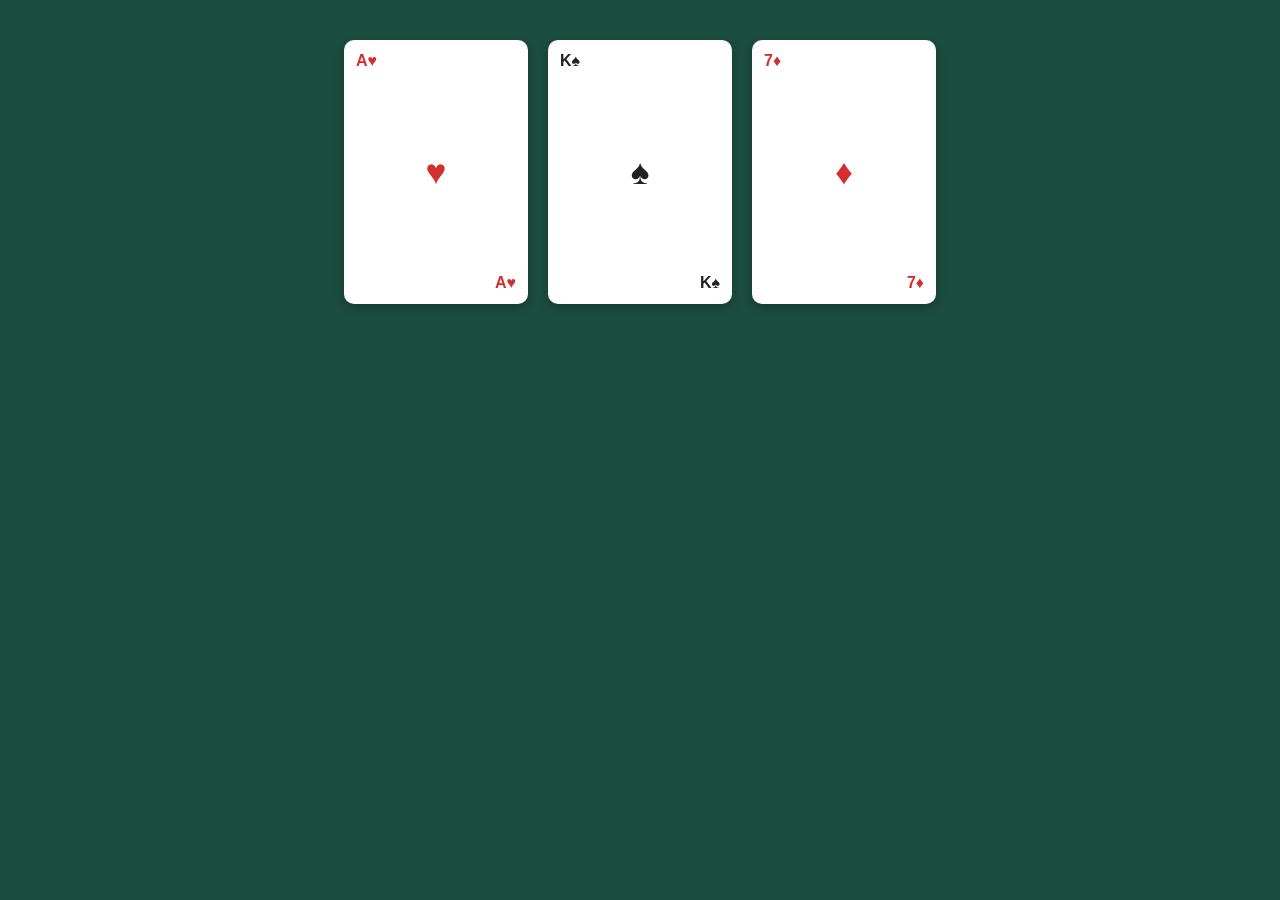
<file: CSS/playing-card-page/index.html>
<!DOCTYPE html>
<html lang="en">
  <head>
    <meta charset="utf-8">
    <meta name="viewport" content="width=device-width, initial-scale=1.0">
    <title>Playing Cards Hand</title>
    <link rel="stylesheet" href="styles.css">
  </head>
  <body>
    <main id="playing-cards">
      <!-- Card 1: Ace of Hearts -->
      <div class="card red">
        <div class="left">A♥</div>
        <div class="middle">
          <span>♥</span>
        </div>
        <div class="right">A♥</div>
      </div>

      <!-- Card 2: King of Spades -->
      <div class="card black">
        <div class="left">K♠</div>
        <div class="middle">
          <span>♠</span>
        </div>
        <div class="right">K♠</div>
      </div>

      <!-- Card 3: 7 of Diamonds -->
      <div class="card red">
        <div class="left">7♦</div>
        <div class="middle">
          <span>♦</span>
        </div>
        <div class="right">7♦</div>
      </div>
    </main>
  </body>
</html>
</file>
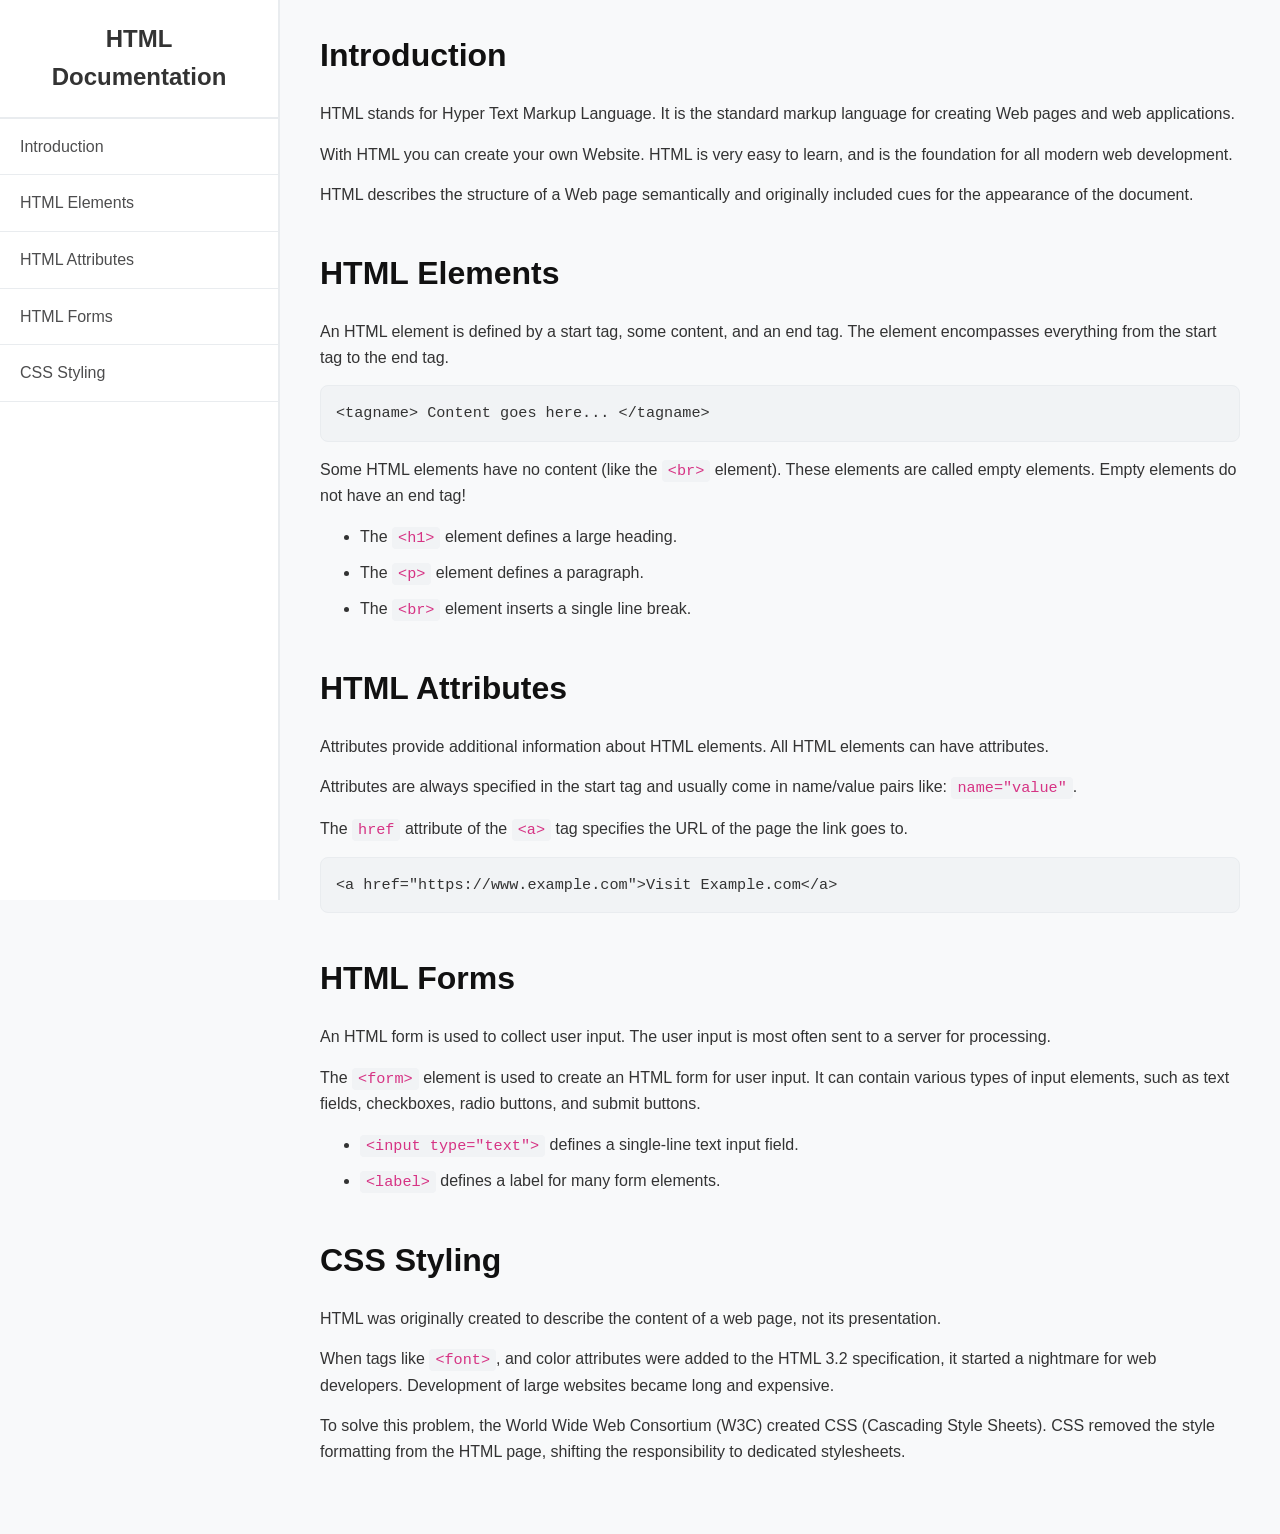
<file: CSS/technical documentation page/index.html>
<!DOCTYPE html>
<html lang="en">
<head>
    <meta charset="UTF-8">
    <meta name="viewport" content="width=device-width, initial-scale=1.0">
    <title>HTML Technical Documentation</title>
    <link rel="stylesheet" href="style.css">
    

</head>
<body>

    <!-- Requirement 8: nav element with id="navbar" -->
    <nav id="navbar">
        <!-- Requirement 9 & 11: header element inside navbar, before links -->
        <header>HTML Documentation</header>
        <ul>
            <!-- Requirement 10, 12 & 13: a elements with class="nav-link", text matching headers, navigating to IDs -->
            <li><a class="nav-link" href="#Introduction">Introduction</a></li>
            <li><a class="nav-link" href="#HTML_Elements">HTML Elements</a></li>
            <li><a class="nav-link" href="#HTML_Attributes">HTML Attributes</a></li>
            <li><a class="nav-link" href="#HTML_Forms">HTML Forms</a></li>
            <li><a class="nav-link" href="#CSS_Styling">CSS Styling</a></li>
        </ul>
    </nav>

    <!-- Requirement 1: main element with id="main-doc" -->
    <main id="main-doc">
        
        <!-- Requirement 2, 4: section element with class="main-section" and id matching header -->
        <section class="main-section" id="Introduction">
            <!-- Requirement 3: header element as first child -->
            <header>Introduction</header>
            <!-- Requirement 5: p elements total >= 10 -->
            <p>HTML stands for Hyper Text Markup Language. It is the standard markup language for creating Web pages and web applications.</p>
            <p>With HTML you can create your own Website. HTML is very easy to learn, and is the foundation for all modern web development.</p>
            <p>HTML describes the structure of a Web page semantically and originally included cues for the appearance of the document.</p>
        </section>

        <!-- Requirement 4: id replaces spaces with underscores -->
        <section class="main-section" id="HTML_Elements">
            <header>HTML Elements</header>
            <p>An HTML element is defined by a start tag, some content, and an end tag. The element encompasses everything from the start tag to the end tag.</p>
            <!-- Requirement 6: code elements total >= 5 -->
            <code class="code-block">&lt;tagname&gt; Content goes here... &lt;/tagname&gt;</code>
            <p>Some HTML elements have no content (like the <code>&lt;br&gt;</code> element). These elements are called empty elements. Empty elements do not have an end tag!</p>
            <!-- Requirement 7: li elements total >= 5 -->
            <ul>
                <li>The <code>&lt;h1&gt;</code> element defines a large heading.</li>
                <li>The <code>&lt;p&gt;</code> element defines a paragraph.</li>
                <li>The <code>&lt;br&gt;</code> element inserts a single line break.</li>
            </ul>
        </section>

        <section class="main-section" id="HTML_Attributes">
            <header>HTML Attributes</header>
            <p>Attributes provide additional information about HTML elements. All HTML elements can have attributes.</p>
            <p>Attributes are always specified in the start tag and usually come in name/value pairs like: <code>name="value"</code>.</p>
            <p>The <code>href</code> attribute of the <code>&lt;a&gt;</code> tag specifies the URL of the page the link goes to.</p>
            <code class="code-block">&lt;a href="https://www.example.com"&gt;Visit Example.com&lt;/a&gt;</code>
        </section>

        <section class="main-section" id="HTML_Forms">
            <header>HTML Forms</header>
            <p>An HTML form is used to collect user input. The user input is most often sent to a server for processing.</p>
            <p>The <code>&lt;form&gt;</code> element is used to create an HTML form for user input. It can contain various types of input elements, such as text fields, checkboxes, radio buttons, and submit buttons.</p>
            <ul>
                <li><code>&lt;input type="text"&gt;</code> defines a single-line text input field.</li>
                <li><code>&lt;label&gt;</code> defines a label for many form elements.</li>
            </ul>
        </section>

        <section class="main-section" id="CSS_Styling">
            <header>CSS Styling</header>
            <p>HTML was originally created to describe the content of a web page, not its presentation.</p>
            <p>When tags like <code>&lt;font&gt;</code>, and color attributes were added to the HTML 3.2 specification, it started a nightmare for web developers. Development of large websites became long and expensive.</p>
            <p>To solve this problem, the World Wide Web Consortium (W3C) created CSS (Cascading Style Sheets). CSS removed the style formatting from the HTML page, shifting the responsibility to dedicated stylesheets.</p>
        </section>

    </main>

</body>
</html>
</file>
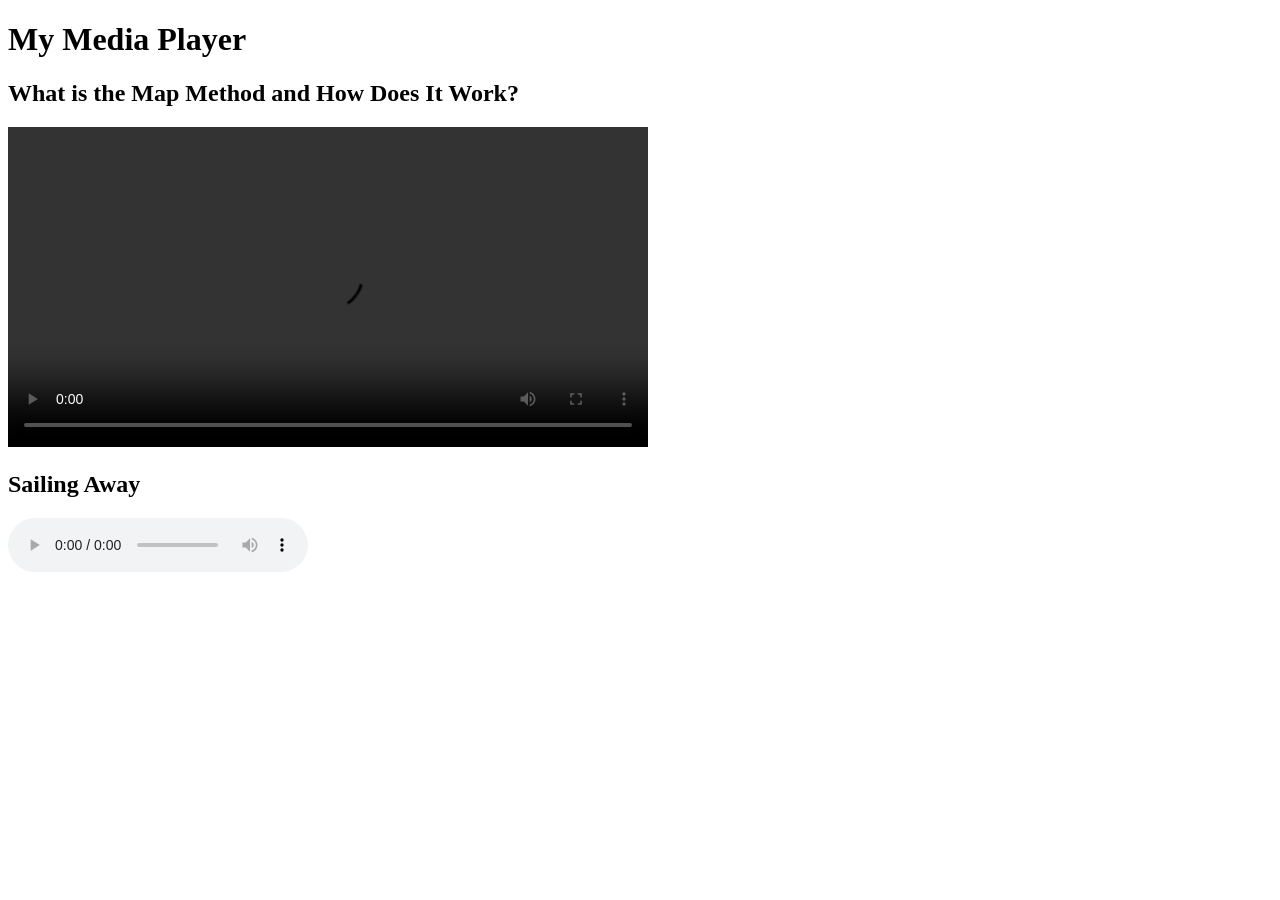
<file: HTML/audio-video-player.html>
<!DOCTYPE html>
<html lang="en">
  <head>
    <meta charset="utf-8">
    <meta name="viewport" content="width=device-width, initial-scale=1.0">
    <title>Media Showcase Page</title>
  </head>
  <body>
    <main>
      <h1>My Media Player</h1>
      
      <section>
        <h2>What is the Map Method and How Does It Work?</h2>
        <video controls width="640">
          <source src="https://cdn.freecodecamp.org/curriculum/labs/what-is-the-map-method-and-how-does-it-work.mp4" type="video/mp4">
          Your browser does not support the video tag.
        </video>
      </section>

      <section>
        <h2>Sailing Away</h2>
        <audio controls loop src="https://cdn.freecodecamp.org/curriculum/js-music-player/sailing-away.mp3">
          Your browser does not support the audio element.
        </audio>
      </section>
    </main>
  </body>
</html>
</file>
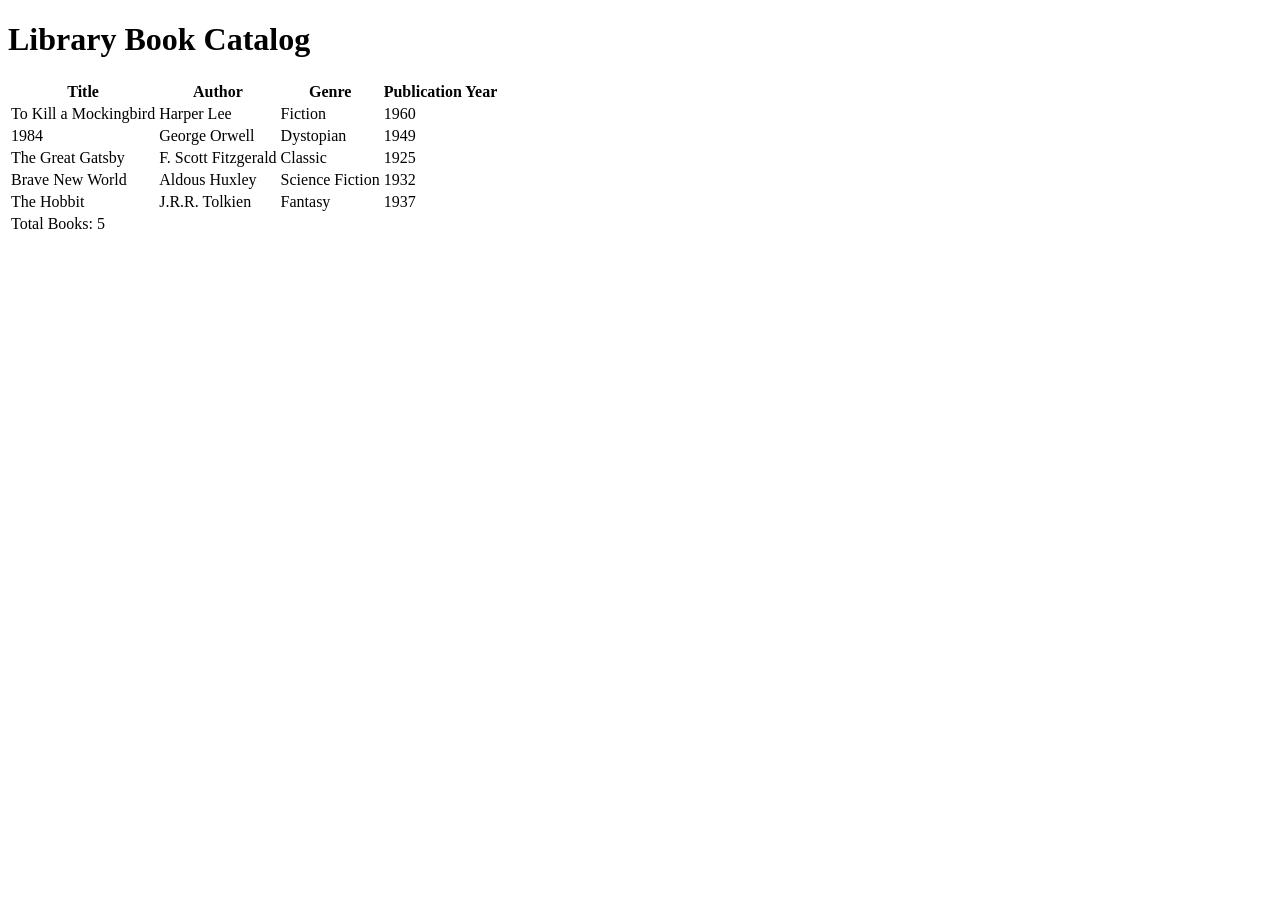
<file: HTML/book-catalog-page.html>
<!DOCTYPE html>
<html lang="en">
  <head>
    <meta charset="utf-8">
    <meta name="viewport" content="width=device-width, initial-scale=1.0">
    <title>Book Inventory Table</title>
  </head>
  <body>
    <main>
      <h1>Library Book Catalog</h1>

      <table>
        <thead>
          <tr>
            <th>Title</th>
            <th>Author</th>
            <th>Genre</th>
            <th>Publication Year</th>
          </tr>
        </thead>

        <tbody>
          <tr>
            <td>To Kill a Mockingbird</td>
            <td>Harper Lee</td>
            <td>Fiction</td>
            <td>1960</td>
          </tr>
          <tr>
            <td>1984</td>
            <td>George Orwell</td>
            <td>Dystopian</td>
            <td>1949</td>
          </tr>
          <tr>
            <td>The Great Gatsby</td>
            <td>F. Scott Fitzgerald</td>
            <td>Classic</td>
            <td>1925</td>
          </tr>
          <tr>
            <td>Brave New World</td>
            <td>Aldous Huxley</td>
            <td>Science Fiction</td>
            <td>1932</td>
          </tr>
          <tr>
            <td>The Hobbit</td>
            <td>J.R.R. Tolkien</td>
            <td>Fantasy</td>
            <td>1937</td>
          </tr>
        </tbody>

        <tfoot>
          <tr>
            <td colspan="4">Total Books: 5</td>
          </tr>
        </tfoot>
      </table>
    </main>
  </body>
</html>
</file>
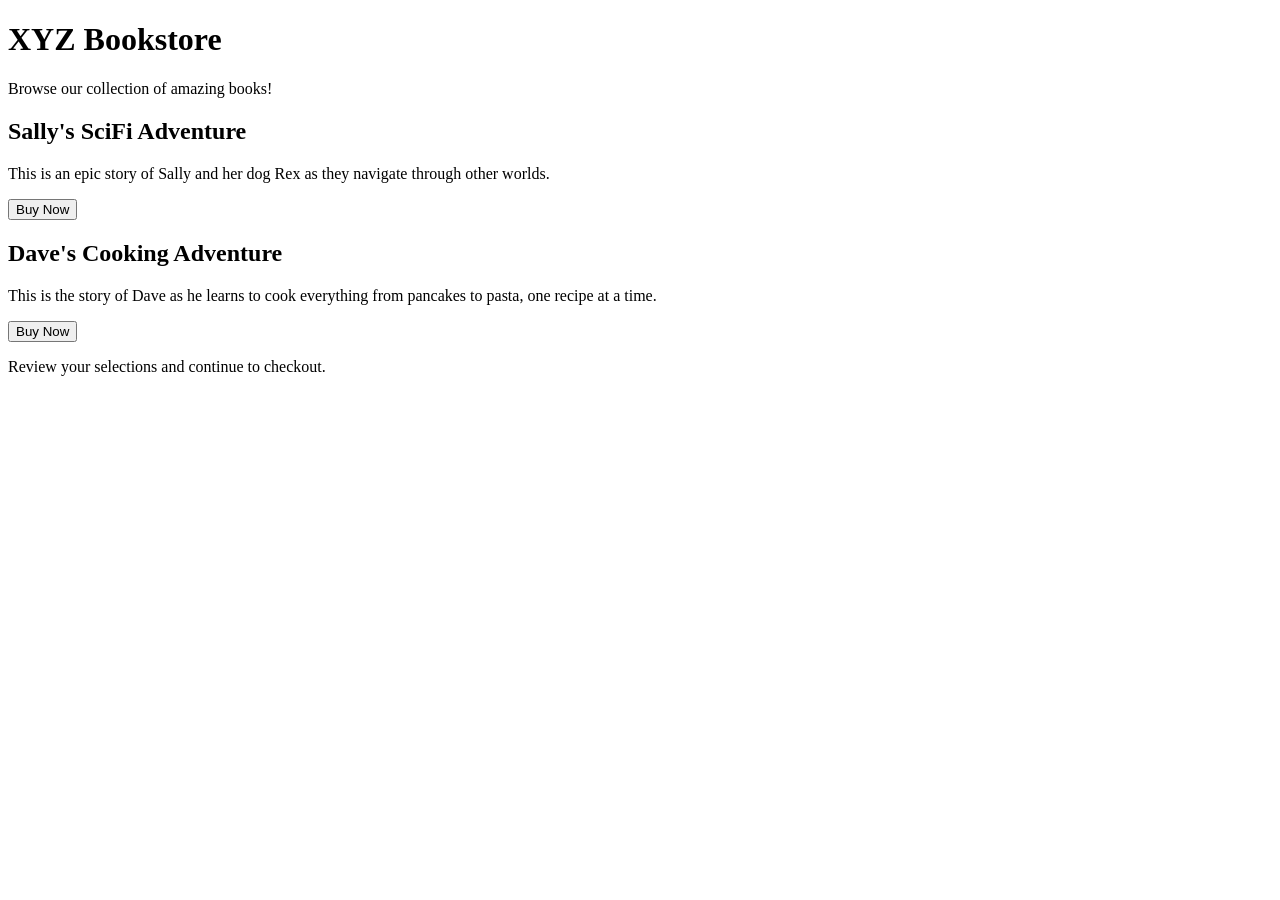
<file: HTML/book-store-page.html>
<!DOCTYPE html>
<html lang="en">
<head>
  <meta charset="UTF-8" />
  <title>XYZ Bookstore Page</title>
</head>

<body>
  <h1>XYZ Bookstore</h1>
  <p>Browse our collection of amazing books!</p>
  
  <div class="card-container">
    <div class="card" id="sally-adventure-book">
      <h2>Sally's SciFi Adventure</h2>
      <p>This is an epic story of Sally and her dog Rex as they navigate through other worlds.</p>
      <button class="btn">Buy Now</button>
    </div>
    
    <div class="card" id="dave-cooking-book">
      <h2>Dave's Cooking Adventure</h2>
      <p>This is the story of Dave as he learns to cook everything from pancakes to pasta, one recipe at a time.</p>
      <button class="btn">Buy Now</button>
    </div>
  </div>
  
  <p>Review your selections and continue to checkout.</p>
  
  <div class="btn-container">
    
  </div>
</body>

</html>
</file>
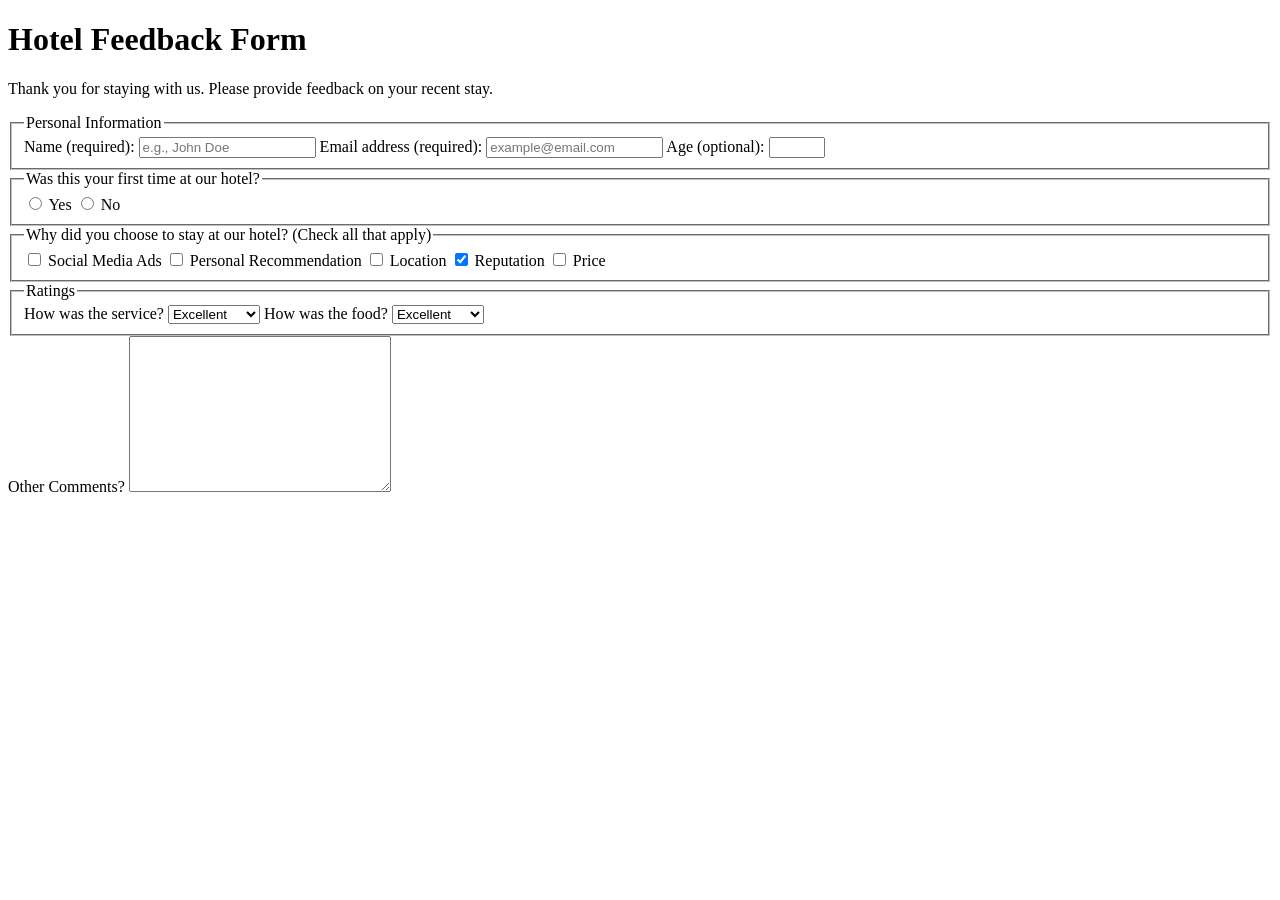
<file: HTML/hotel-feedback-foam.html>
<!DOCTYPE html>
<html lang="en">
  <head>
    <meta charset="UTF-8" />
    <title>Hotel Feedback Form</title>
  </head>
  <body>
    <header>
      <h1>Hotel Feedback Form</h1>
      <p>
        Thank you for staying with us. Please provide feedback on your recent
        stay.
      </p>
    </header>
    <main>
      <form method="POST" action="https://hotel-feedback.freecodecamp.org">
        <fieldset>
          <legend>Personal Information</legend>
          <label for="full-name">Name (required):</label>
          <input type="text" id="full-name" name="name" placeholder="e.g., John Doe" required size="20">

          <label for="email">Email address (required):</label>
          <input
            placeholder="example@email.com"
            required
            id="email"
            type="email"
            name="email"
            size="20"
          />
          <label for="age">Age (optional):</label>
          <input type="number" name="age" id="age" min="3" max="100" />
        </fieldset>

        <fieldset>
          <legend>Was this your first time at our hotel?</legend>
          <input id="yes-option" type="radio" name="hotel-stay" value="yes" />
          <label for="yes-option">Yes</label>
          <input id="no-option" type="radio" name="hotel-stay" value="no" />
          <label for="no-option">No</label>
        </fieldset>

        <fieldset>
          <legend>
            Why did you choose to stay at our hotel? (Check all that apply)
          </legend>

          <input type="checkbox" id="ads" name="choice" value="ads" />
          <label for="ads">Social Media Ads</label>

          <input
            type="checkbox"
            id="recommendation"
            name="choice"
            value="recommendation"
          />
          <label for="recommendation">Personal Recommendation</label>
          
          <input type="checkbox" id="location" name="choice" value="location" />
          <label for="location">Location</label>

          <input
            checked
            type="checkbox"
            id="reputation"
            name="choice"
            value="reputation"
          />
          <label for="reputation">Reputation</label>
          
          <input type="checkbox" id="price" name="choice" value="price" />
          <label for="price">Price</label>
        </fieldset>

        <fieldset>
          <legend>Ratings</legend>

          <label for="service">How was the service?</label>

          <select name="service" id="service">
            <option value="poor">Poor</option>
            <option value="satisfactory">Satisfactory</option>
            <option value="good">Good</option>
            <option value="very-good">Very Good</option>
            <option selected value="excellent">Excellent</option>
          </select>

          <label for="food">How was the food?</label>

          <select name="food" id="food">
            <option value="poor">Poor</option>
            <option value="satisfactory">Satisfactory</option>
            <option value="good">Good</option>
            <option value="very-good">Very Good</option>
            <option selected value="excellent">Excellent</option>
          </select>
        </fieldset>

        <label for="comments">Other Comments?</label>
        <textarea cols="30" rows="10" name="comments" id="comments"></textarea>

        
      </form>
    </main>
  </body>
</html>
</file>
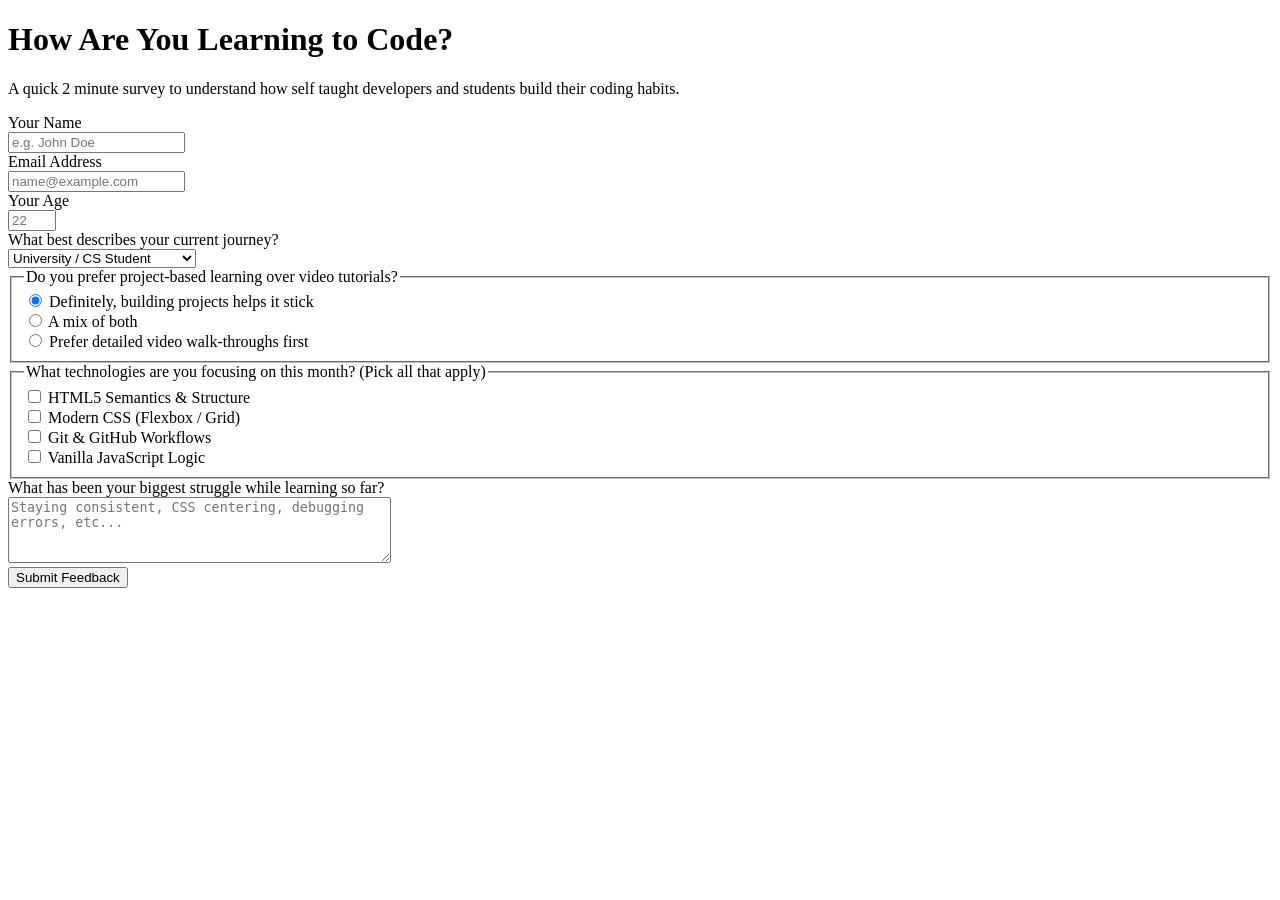
<file: HTML/survey-form-certification-project.html>
<!DOCTYPE html>
<html lang="en">
  <head>
    <meta charset="utf-8">
    <meta name="viewport" content="width=device-width, initial-scale=1.0">
    <title>Developer Survey 2026</title>
  </head>
  <body>
    <main>
      <h1 id="title">How Are You Learning to Code?</h1>
      <p id="description">A quick 2 minute survey to understand how self taught developers and students build their coding habits.</p>

      <form id="survey-form">
        <div>
          <label id="name-label" for="name">Your Name</label><br>
          <input 
            type="text" 
            id="name" 
            placeholder="e.g. John Doe" 
            required
          >
        </div>
        <div>
          <label id="email-label" for="email">Email Address</label><br>
          <input 
            type="email" 
            id="email" 
            placeholder="name@example.com" 
            required
          >
        </div>
        <div>
          <label id="number-label" for="number">Your Age</label><br>
          <input 
            type="number" 
            id="number" 
            min="12" 
            max="80" 
            placeholder="22"
          >
        </div>
        <div>
          <label for="dropdown">What best describes your current journey?</label><br>
          <select id="dropdown">
            <option value="cs-student">University / CS Student</option>
            <option value="self-taught">Self-taught Learner</option>
            <option value="bootcamp">Bootcamp / Online Trainee</option>
            <option value="career-changer">Switching Careers into Tech</option>
          </select>
        </div>
        <fieldset>
          <legend>Do you prefer project-based learning over video tutorials?</legend>
          <label>
            <input type="radio" name="learning-style" value="yes" checked> Definitely, building projects helps it stick
          </label><br>
          <label>
            <input type="radio" name="learning-style" value="mixed"> A mix of both
          </label><br>
          <label>
            <input type="radio" name="learning-style" value="videos"> Prefer detailed video walk-throughs first
          </label>
        </fieldset>
        <fieldset>
          <legend>What technologies are you focusing on this month? (Pick all that apply)</legend>
          <label>
            <input type="checkbox" name="focus" value="html-semantics"> HTML5 Semantics & Structure
          </label><br>
          <label>
            <input type="checkbox" name="focus" value="css-layouts"> Modern CSS (Flexbox / Grid)
          </label><br>
          <label>
            <input type="checkbox" name="focus" value="git-workflow"> Git & GitHub Workflows
          </label><br>
          <label>
            <input type="checkbox" name="focus" value="vanilla-js"> Vanilla JavaScript Logic
          </label>
        </fieldset>
        <div>
          <label for="comments">What has been your biggest struggle while learning so far?</label><br>
          <textarea 
            id="comments" 
            name="comments" 
            rows="4" 
            cols="45" 
            placeholder="Staying consistent, CSS centering, debugging errors, etc..."
          ></textarea>
        </div>
        <div>
          <button type="submit" id="submit">Submit Feedback</button>
        </div>
      </form>
    </main>
  </body>
</html>
</file>
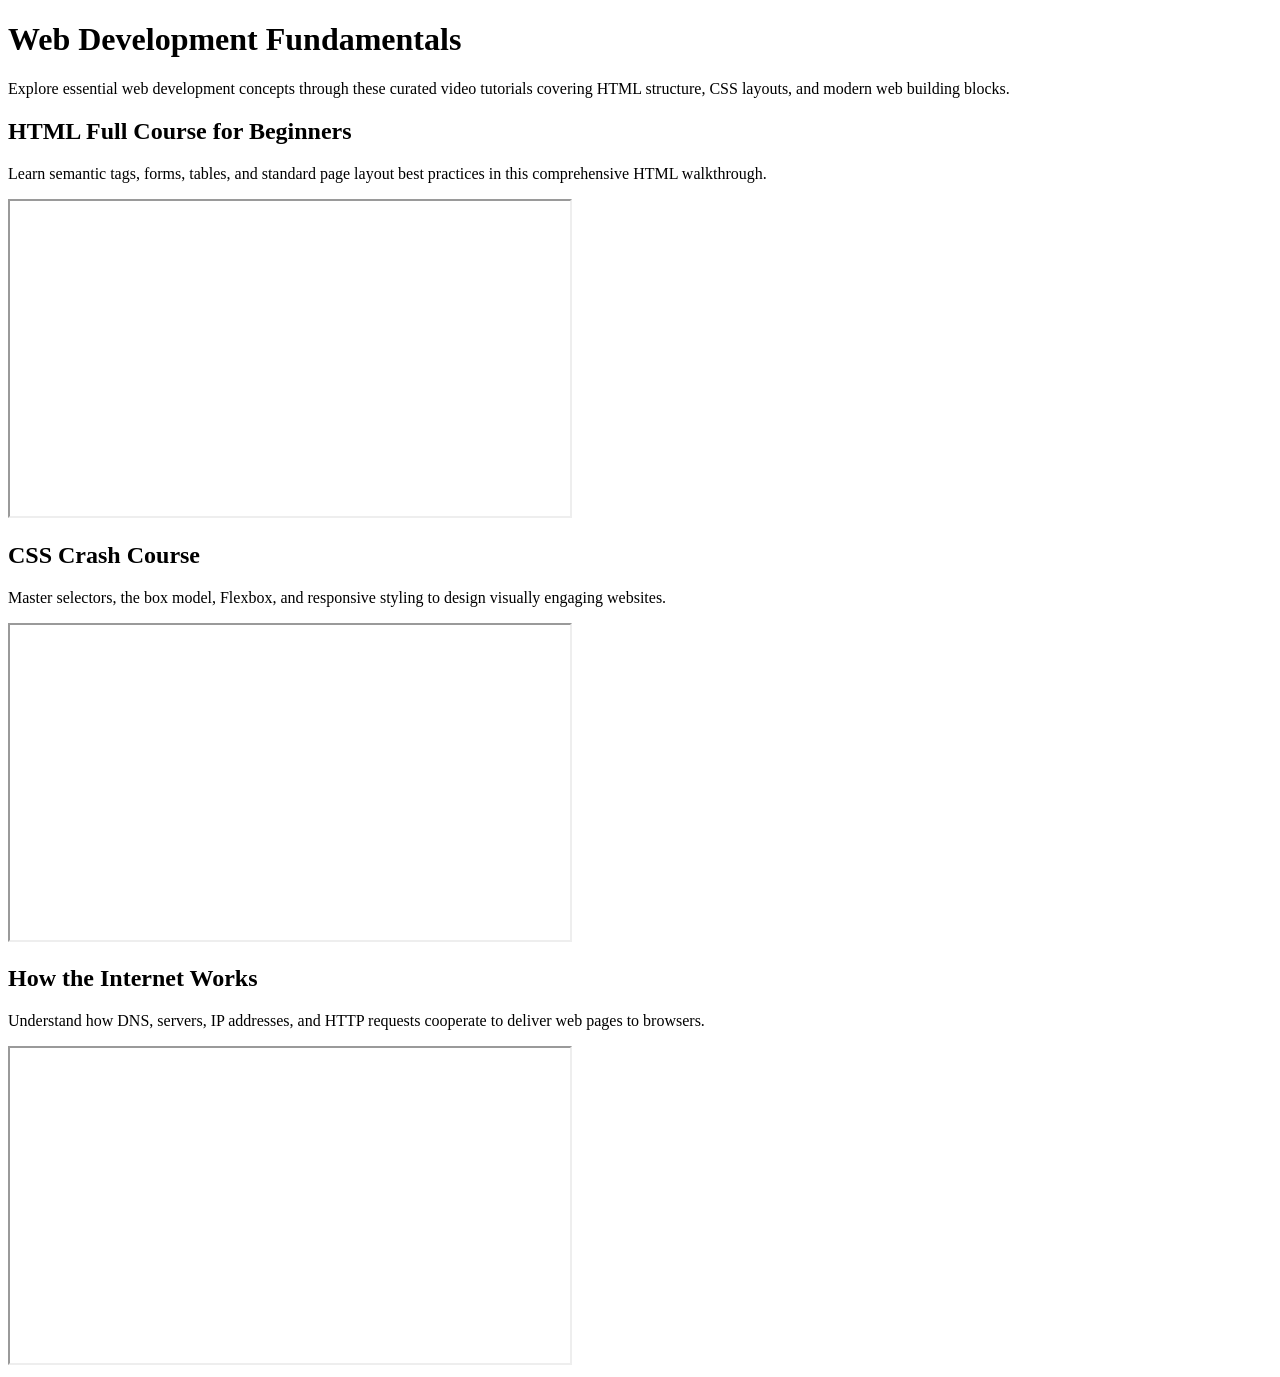
<file: HTML/video-compilation-page.html>
<!DOCTYPE html>
<html lang="en">
  <head>
    <meta charset="utf-8">
    <meta name="viewport" content="width=device-width, initial-scale=1.0">
    <title>Web Development Video Tutorials</title>
  </head>
  <body>
    <main>
      <h1>Web Development Fundamentals</h1>
      <p>Explore essential web development concepts through these curated video tutorials covering HTML structure, CSS layouts, and modern web building blocks.</p>

      <section>
        <h2>HTML Full Course for Beginners</h2>
        <p>Learn semantic tags, forms, tables, and standard page layout best practices in this comprehensive HTML walkthrough.</p>
        <iframe 
          src="https://www.youtube.com/embed/HcOc7P5BMi4?si=CUoFWZGLrLcBPcH7" 
          title="HTML Full Course - Build a Website Tutorial" 
          width="560" 
          height="315">
        </iframe>
      </section>

      <section>
        <h2>CSS Crash Course</h2>
        <p>Master selectors, the box model, Flexbox, and responsive styling to design visually engaging websites.</p>
        <iframe 
          src="https://www.youtube.com/embed/ESnrn1kAD4E?si=O9EojSU_1cruERzf" 
          title="CSS Tutorial - Zero to Hero" 
          width="560" 
          height="315">
        </iframe>
      </section>

      <section>
        <h2>How the Internet Works</h2>
        <p>Understand how DNS, servers, IP addresses, and HTTP requests cooperate to deliver web pages to browsers.</p>
       
        <iframe
         width="560" 
         height="315"
         src="https://www.youtube.com/embed/sscX432bMZo?si=WtSeDVqWbgAX-JLP"
         title="YouTube video player" 
         ></iframe>
      </section>
    </main>
  </body>
</html>
</file>
<file: CSS/playing-card-page/styles.css>
body {
  margin: 0;
  padding: 40px 20px;
  background-color: #1b4d3e;
  font-family: sans-serif;
}

/* 1. Main container: horizontally centered, wraps, 20px gap */
#playing-cards {
  display: flex;
  justify-content: center;
  flex-wrap: wrap;
  gap: 20px;
}

/* 2. Card container: flexbox with space-between */
.card {
  display: flex;
  justify-content: space-between;
  width: 160px;
  height: 240px;
  background-color: #ffffff;
  border-radius: 10px;
  padding: 12px;
  box-shadow: 0 4px 10px rgba(0, 0, 0, 0.25);
  font-weight: bold;
}

/* 3. Left corner item aligns at the start */
.left {
  align-self: flex-start;
}

/* 4. Middle section: flex column and aligns in center */
.middle {
  display: flex;
  flex-direction: column;
  align-self: center;
  font-size: 2.2rem;
}

/* 5. Right corner item aligns at the end */
.right {
  align-self: flex-end;
}

.red {
  color: #d32f2f;
}

.black {
  color: #212121;
}
</file>
<file: CSS/technical documentation page/style.css>
:root {
            --bg-color: #f8f9fa;
            --text-color: #333;
            --nav-bg: #ffffff;
            --border-color: #e9ecef;
            --link-color: #4d4d4e;
            --link-hover-bg: #e2e6ea;
            --code-bg: #f1f3f5;
        }

        * {
            box-sizing: border-box;
            margin: 0;
            padding: 0;
        }

        body {
            font-family: 'Inter', -apple-system, BlinkMacSystemFont, "Segoe UI", Roboto, Helvetica, Arial, sans-serif;
            color: var(--text-color);
            background-color: var(--bg-color);
            line-height: 1.6;
        }

        /* Requirement 14: Fixed navbar on the left side */
        #navbar {
            position: fixed;
            min-width: 280px;
            top: 0;
            left: 0;
            width: 280px;
            height: 100%;
            border-right: 2px solid var(--border-color);
            background-color: var(--nav-bg);
            overflow-y: auto;
        }

        /* Requirement 9, 11: Header inside navbar before links */
        #navbar header {
            font-size: 1.5rem;
            font-weight: 700;
            padding: 20px;
            border-bottom: 2px solid var(--border-color);
            text-align: center;
        }

        #navbar ul {
            list-style: none;
        }

        #navbar li {
            border-bottom: 1px solid var(--border-color);
        }

        /* Requirement 10, 12: nav-link elements */
        .nav-link {
            display: block;
            padding: 15px 20px;
            color: var(--link-color);
            text-decoration: none;
            font-weight: 500;
            transition: background-color 0.2s, color 0.2s;
        }

        .nav-link:hover {
            background-color: var(--link-hover-bg);
            color: #000;
        }

        /* Requirement 1: main-doc element */
        #main-doc {
            position: absolute;
            margin-left: 280px; /* Offset for navbar */
            padding: 30px 40px;
            margin-bottom: 40px;
        }

        .main-section {
            margin-bottom: 40px;
        }

        /* Requirement 3: Header in main-section */
        .main-section header {
            font-size: 2rem;
            font-weight: 600;
            margin-bottom: 20px;
            color: #111;
        }

        .main-section p {
            margin-bottom: 15px;
            font-size: 1rem;
        }

        .main-section ul {
            margin-left: 40px;
            margin-bottom: 15px;
        }

        .main-section li {
            margin-bottom: 10px;
        }

        code {
            background-color: var(--code-bg);
            padding: 2px 6px;
            border-radius: 4px;
            font-family: 'Courier New', Courier, monospace;
            font-size: 0.95em;
            color: #d63384;
        }

        .code-block {
            display: block;
            background-color: var(--code-bg);
            padding: 15px;
            border-radius: 8px;
            overflow-x: auto;
            margin-bottom: 15px;
            color: #333;
            border: 1px solid var(--border-color);
        }

        /* Requirement 15: Media Query */
        @media (max-width: 800px) {
            #navbar {
                position: relative;
                width: 100%;
                height: auto;
                max-height: 250px;
                border-right: none;
                border-bottom: 2px solid var(--border-color);
            }
            
            #main-doc {
                position: relative;
                margin-left: 0;
                padding: 20px;
            }
        }
</file>
